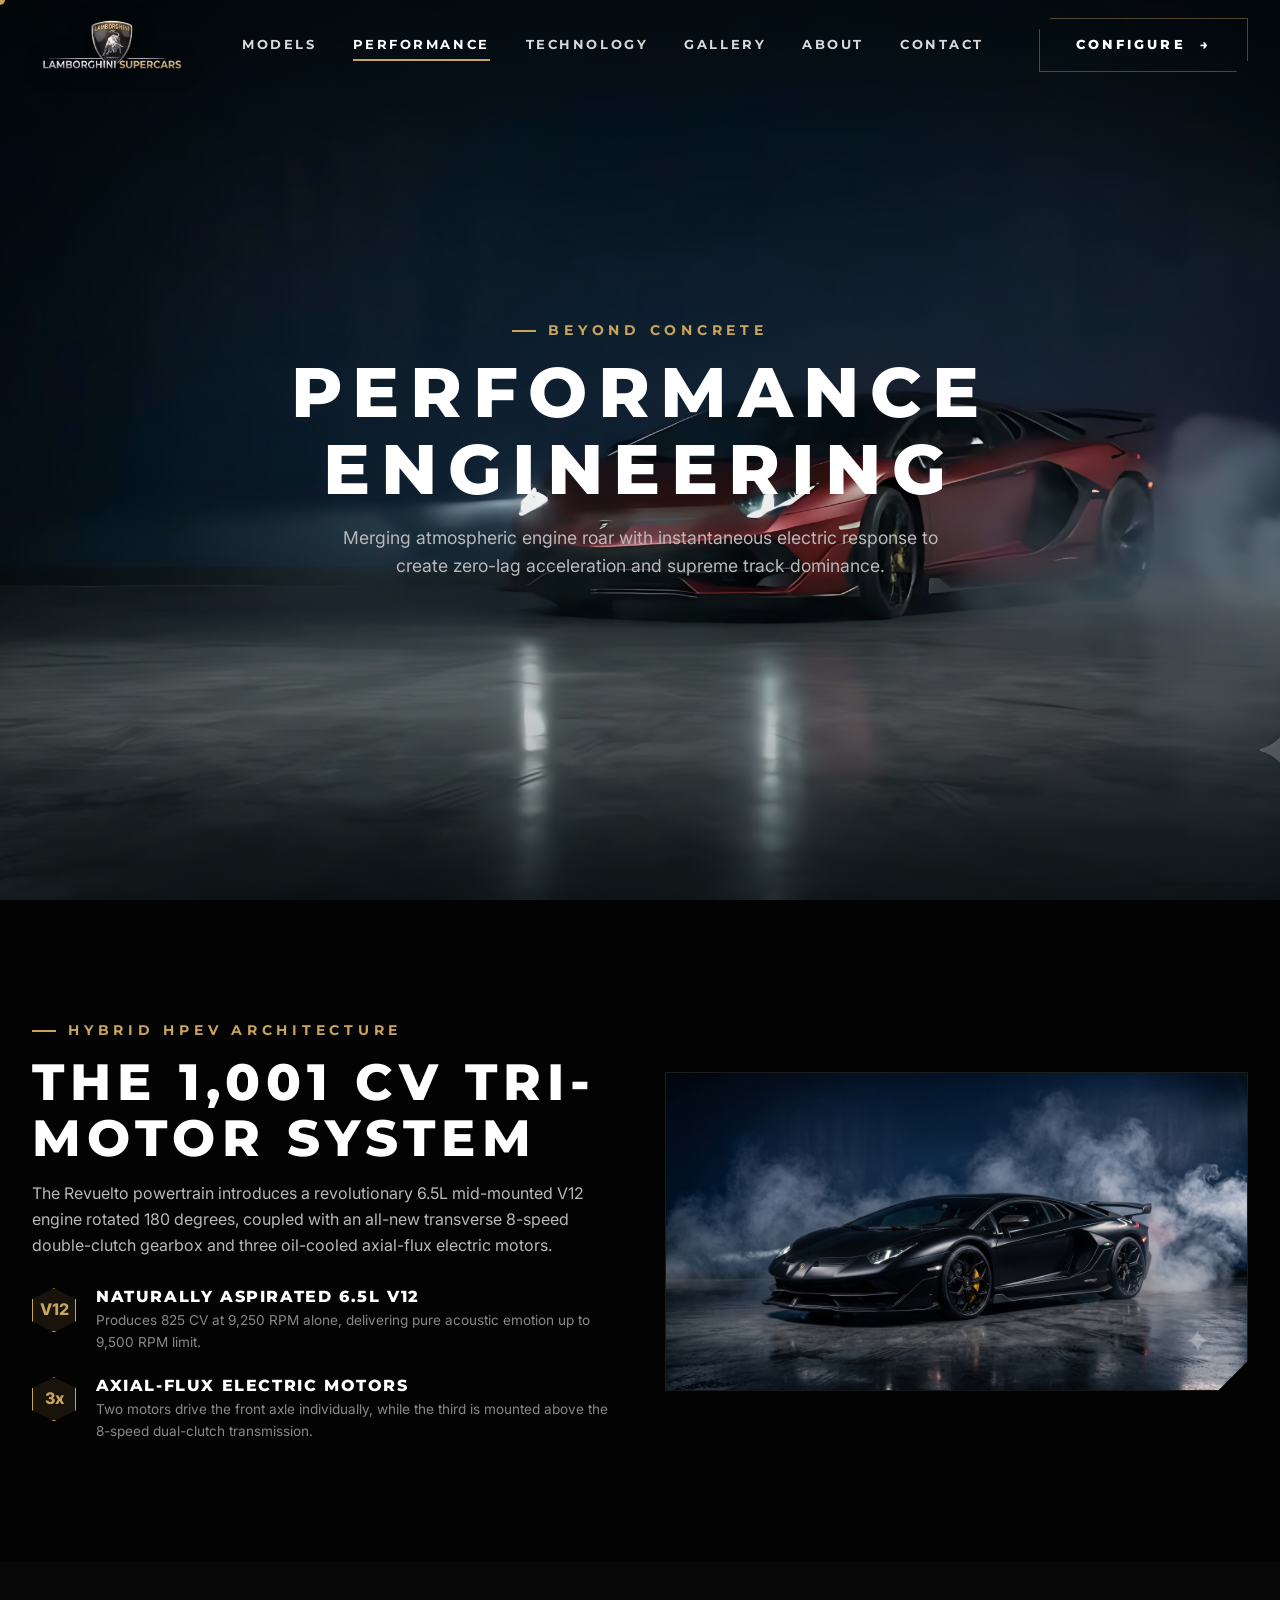
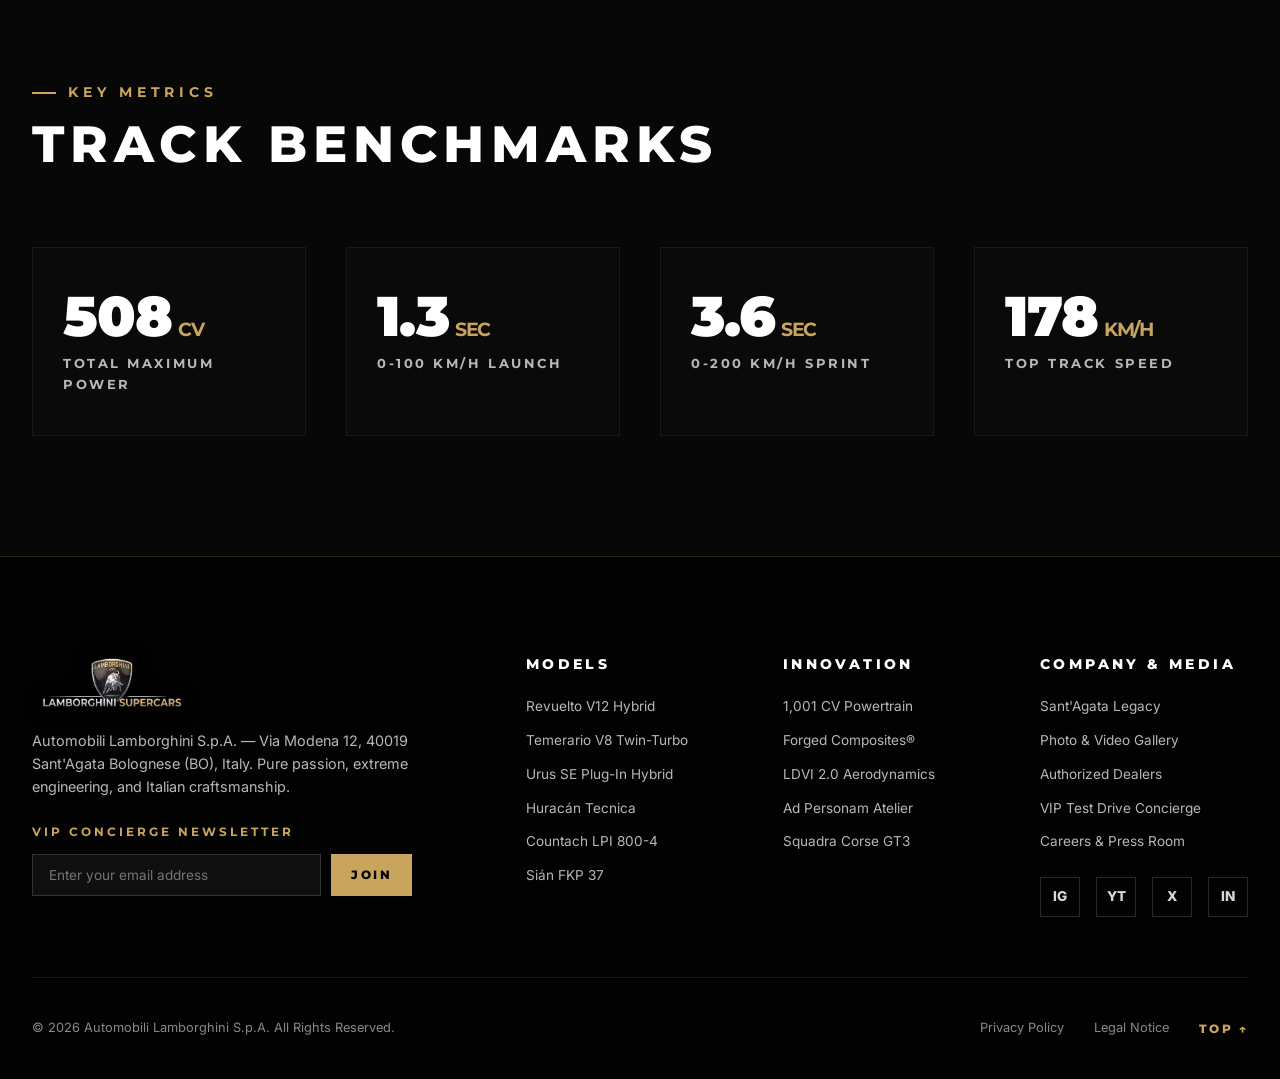
<file: performance.html>
<!DOCTYPE html>
<html lang="en">
<head>
  <meta charset="UTF-8">
  <meta name="viewport" content="width=device-width, initial-scale=1.0">
  <meta name="description" content="Lamborghini Performance Engineering: V12 HPEV Hybrid Architecture, Aerodynamics, and Dynamic Controls.">
  <title>Performance Engineering | Automobili Lamborghini</title>
  
  <link rel="preconnect" href="https://fonts.googleapis.com">
  <link rel="preconnect" href="https://fonts.gstatic.com" crossorigin>
  <link href="https://fonts.googleapis.com/css2?family=Cinzel:wght@700;900&family=Inter:wght@300;400;500;600;700&family=Montserrat:wght@600;700;800;900&display=swap" rel="stylesheet">
  
  <link rel="stylesheet" href="css/style.css">
  <link rel="stylesheet" href="css/responsive.css">
</head>
<body>

  <!-- Preloader -->
  <div id="preloader">
    <div class="preloader-content">
      <div class="preloader-logo">LAMBORGHINI <span>PERFORMANCE</span></div>
      <div class="preloader-progress-bar">
        <div class="preloader-progress-fill"></div>
      </div>
      <div class="preloader-counter">00%</div>
    </div>
  </div>

  <!-- Header -->
  <header class="header">
    <div class="header-container">
      <a href="index.html" class="brand-logo">
        <img src="logo.png" alt="Automobili Lamborghini Logo" class="brand-logo-img">
      </a>

      <nav class="nav-menu">
        <a href="models.html" class="nav-link">MODELS</a>
        <a href="performance.html" class="nav-link active">PERFORMANCE</a>
        <a href="technology.html" class="nav-link">TECHNOLOGY</a>
        <a href="gallery.html" class="nav-link">GALLERY</a>
        <a href="about.html" class="nav-link">ABOUT</a>
        <a href="contact.html" class="nav-link">CONTACT</a>
      </nav>

      <div class="header-cta">
        <a href="contact.html" class="btn-primary">
          CONFIGURE <span class="btn-arrow">&rarr;</span>
        </a>
        <div class="mobile-toggle" aria-label="Toggle Mobile Menu">
          <span></span>
          <span></span>
          <span></span>
        </div>
      </div>
    </div>
  </header>

  <!-- Mobile Menu -->
  <div class="mobile-nav-drawer">
    <div class="mobile-nav-links">
      <a href="index.html" class="mobile-nav-link">HOME</a>
      <a href="models.html" class="mobile-nav-link">MODELS</a>
      <a href="performance.html" class="mobile-nav-link">PERFORMANCE</a>
      <a href="technology.html" class="mobile-nav-link">TECHNOLOGY</a>
      <a href="gallery.html" class="mobile-nav-link">GALLERY</a>
      <a href="about.html" class="mobile-nav-link">ABOUT</a>
      <a href="contact.html" class="mobile-nav-link">CONTACT</a>
    </div>
  </div>

  <main>
    <!-- BANNER CANVAS SCRUB -->
    <div class="inner-hero-scroll-wrapper">
      <div class="inner-hero-sticky-container">
        <canvas id="inner-hero-canvas" class="inner-hero-canvas"></canvas>
        <div class="inner-hero-overlay"></div>
        <div class="inner-hero-content reveal reveal-scale">
          <div class="eyebrow" style="justify-content: center;">BEYOND CONCRETE</div>
          <h1 class="inner-hero-title">PERFORMANCE ENGINEERING</h1>
          <p class="inner-hero-subtitle">
            Merging atmospheric engine roar with instantaneous electric response to create zero-lag acceleration and supreme track dominance.
          </p>
        </div>
      </div>
    </div>

    <!-- Powertrain Section -->
    <section class="section-padding">
      <div class="container">
        <div class="feature-split">
          <div class="reveal reveal-left">
            <div class="eyebrow">HYBRID HPEV ARCHITECTURE</div>
            <h2 class="section-title">THE 1,001 CV TRI-MOTOR SYSTEM</h2>
            <p style="color: var(--metallic-400); margin-bottom: 20px;">
              The Revuelto powertrain introduces a revolutionary 6.5L mid-mounted V12 engine rotated 180 degrees, coupled with an all-new transverse 8-speed double-clutch gearbox and three oil-cooled axial-flux electric motors.
            </p>

            <div class="tech-list">
              <div class="tech-item">
                <div class="tech-icon">V12</div>
                <div>
                  <h3 class="tech-item-title">NATURALLY ASPIRATED 6.5L V12</h3>
                  <p style="font-size: 0.85rem; color: var(--metallic-500);">Produces 825 CV at 9,250 RPM alone, delivering pure acoustic emotion up to 9,500 RPM limit.</p>
                </div>
              </div>

              <div class="tech-item">
                <div class="tech-icon">3x</div>
                <div>
                  <h3 class="tech-item-title">AXIAL-FLUX ELECTRIC MOTORS</h3>
                  <p style="font-size: 0.85rem; color: var(--metallic-500);">Two motors drive the front axle individually, while the third is mounted above the 8-speed dual-clutch transmission.</p>
                </div>
              </div>
            </div>
          </div>

          <div class="feature-img-box reveal reveal-right">
            <img src="gallery-images/car-image.png" alt="Lamborghini Powertrain Engineering" loading="lazy">
          </div>
        </div>
      </div>
    </section>

    <!-- Stats Grid Section -->
    <section class="performance-section section-padding">
      <div class="container">
        <div class="section-header reveal">
          <div>
            <div class="eyebrow">KEY METRICS</div>
            <h2 class="section-title">TRACK BENCHMARKS</h2>
          </div>
        </div>

        <div class="stats-grid">
          <div class="stat-box reveal delay-1">
            <div class="stat-number" data-count="1001">1001<span class="stat-unit">CV</span></div>
            <div class="stat-label">TOTAL MAXIMUM POWER</div>
          </div>
          <div class="stat-box reveal delay-2">
            <div class="stat-number" data-count="2.5" data-decimals="1">2.5<span class="stat-unit">SEC</span></div>
            <div class="stat-label">0-100 KM/H LAUNCH</div>
          </div>
          <div class="stat-box reveal delay-3">
            <div class="stat-number" data-count="7.0" data-decimals="1">7.0<span class="stat-unit">SEC</span></div>
            <div class="stat-label">0-200 KM/H SPRINT</div>
          </div>
          <div class="stat-box reveal delay-4">
            <div class="stat-number" data-count="350">350<span class="stat-unit">KM/H</span></div>
            <div class="stat-label">TOP TRACK SPEED</div>
          </div>
        </div>
      </div>
    </section>
  </main>

  <!-- Premium Automotive Footer -->
  <footer class="footer">
    <div class="container">
      <div class="footer-top">
        <div class="footer-brand">
          <a href="index.html" class="brand-logo">
            <img src="logo.png" alt="Automobili Lamborghini Logo" class="brand-logo-img">
          </a>
          <p>Automobili Lamborghini S.p.A. — Via Modena 12, 40019 Sant'Agata Bolognese (BO), Italy. Pure passion, extreme engineering, and Italian craftsmanship.</p>

          <div class="footer-newsletter">
            <div class="footer-newsletter-title">VIP CONCIERGE NEWSLETTER</div>
            <form class="footer-newsletter-form" onsubmit="event.preventDefault(); alert('Thank you for subscribing to Automobili Lamborghini VIP Newsletter.');">
              <input type="email" placeholder="Enter your email address" required class="footer-newsletter-input">
              <button type="submit" class="footer-newsletter-btn">JOIN</button>
            </form>
          </div>
        </div>

        <div>
          <h4 class="footer-col-title">MODELS</h4>
          <div class="footer-links">
            <a href="models.html">Revuelto V12 Hybrid</a>
            <a href="models.html">Temerario V8 Twin-Turbo</a>
            <a href="models.html">Urus SE Plug-In Hybrid</a>
            <a href="models.html">Huracán Tecnica</a>
            <a href="models.html">Countach LPI 800-4</a>
            <a href="models.html">Sián FKP 37</a>
          </div>
        </div>

        <div>
          <h4 class="footer-col-title">INNOVATION</h4>
          <div class="footer-links">
            <a href="performance.html">1,001 CV Powertrain</a>
            <a href="technology.html">Forged Composites®</a>
            <a href="technology.html">LDVI 2.0 Aerodynamics</a>
            <a href="about.html">Ad Personam Atelier</a>
            <a href="about.html">Squadra Corse GT3</a>
          </div>
        </div>

        <div>
          <h4 class="footer-col-title">COMPANY & MEDIA</h4>
          <div class="footer-links">
            <a href="about.html">Sant'Agata Legacy</a>
            <a href="gallery.html">Photo & Video Gallery</a>
            <a href="contact.html">Authorized Dealers</a>
            <a href="contact.html">VIP Test Drive Concierge</a>
            <a href="contact.html">Careers & Press Room</a>
          </div>

          <div class="footer-socials">
            <a href="javascript:void(0)" class="social-icon-btn" title="Instagram">IG</a>
            <a href="javascript:void(0)" class="social-icon-btn" title="YouTube">YT</a>
            <a href="javascript:void(0)" class="social-icon-btn" title="X / Twitter">X</a>
            <a href="javascript:void(0)" class="social-icon-btn" title="LinkedIn">IN</a>
          </div>
        </div>
      </div>

      <div class="footer-bottom">
        <div>&copy; 2026 Automobili Lamborghini S.p.A. All Rights Reserved.</div>
        <div style="display: flex; align-items: center; gap: 30px;">
          <a href="contact.html" style="color: inherit;">Privacy Policy</a>
          <a href="contact.html" style="color: inherit;">Legal Notice</a>
          <div class="back-to-top-btn" onclick="window.scrollTo({top: 0, behavior: 'smooth'});">
            TOP &uarr;
          </div>
        </div>
      </div>
    </div>
  </footer>

  <script src="js/main.js"></script>
  <script src="js/animations.js"></script>
</body>
</html>
</file>
<file: css/style.css>
/* ==========================================================================
   PREMIUM LAMBORGHINI AUTOMOTIVE WEBSITE - CORE STYLESHEET
   Ultra-Luxury Dark Visual Identity | Gold Accents | Cinematic Motion
   ========================================================================== */

:root {
  /* Color System */
  --bg-dark-0: #030303;
  --bg-dark-1: #070707;
  --bg-dark-2: #0d0d0d;
  --bg-dark-3: #141414;
  --bg-dark-card: rgba(18, 18, 18, 0.75);
  
  --gold-primary: #C8A45D;
  --gold-light: #E5C378;
  --gold-dark: #987836;
  --gold-glow: rgba(200, 164, 93, 0.25);
  --gold-line: rgba(200, 164, 93, 0.4);

  --metallic-100: #FFFFFF;
  --metallic-200: #F1F1F1;
  --metallic-300: #D8D8D8;
  --metallic-400: #B8B8B8;
  --metallic-500: #888888;
  --metallic-600: #555555;
  --metallic-700: #2C2C2C;
  --metallic-800: #1A1A1A;

  /* Typography */
  --font-heading: 'Montserrat', -apple-system, BlinkMacSystemFont, "Segoe UI", Roboto, sans-serif;
  --font-body: 'Inter', -apple-system, BlinkMacSystemFont, "Segoe UI", Roboto, sans-serif;
  --font-display: 'Cinzel', 'Montserrat', serif;

  /* Transitions */
  --ease-out-expo: cubic-bezier(0.16, 1, 0.3, 1);
  --ease-in-out-cubic: cubic-bezier(0.65, 0, 0.35, 1);
  --transition-fast: 0.25s cubic-bezier(0.16, 1, 0.3, 1);
  --transition-medium: 0.5s cubic-bezier(0.16, 1, 0.3, 1);
  --transition-slow: 0.9s cubic-bezier(0.16, 1, 0.3, 1);

  /* Layout */
  --header-height: 90px;
  --container-max: 1440px;
  --container-padding: 0 40px;
}

/* ==========================================================================
   1. RESET & BASE STYLES
   ========================================================================== */
*, *::before, *::after {
  box-sizing: border-box;
  margin: 0;
  padding: 0;
}

html {
  font-size: 16px;
  scroll-behavior: smooth;
  background-color: var(--bg-dark-0);
  color: var(--metallic-200);
  font-family: var(--font-body);
  text-rendering: optimizeLegibility;
  -webkit-font-smoothing: antialiased;
  -moz-osx-font-smoothing: grayscale;
  overflow-x: hidden;
}

body {
  background-color: var(--bg-dark-0);
  color: var(--metallic-300);
  line-height: 1.6;
  overflow-x: hidden;
  position: relative;
  min-height: 100vh;
}

/* Custom Scrollbar */
::-webkit-scrollbar {
  width: 6px;
}
::-webkit-scrollbar-track {
  background: var(--bg-dark-1);
}
::-webkit-scrollbar-thumb {
  background: var(--metallic-700);
  border-radius: 3px;
}
::-webkit-scrollbar-thumb:hover {
  background: var(--gold-primary);
}

::selection {
  background: var(--gold-primary);
  color: var(--bg-dark-0);
}

a {
  color: inherit;
  text-decoration: none;
  transition: var(--transition-fast);
}

button {
  border: none;
  background: none;
  font-family: inherit;
  color: inherit;
  cursor: pointer;
  outline: none;
}

img {
  max-width: 100%;
  height: auto;
  display: block;
  user-select: none;
}

ul {
  list-style: none;
}

/* Container */
.container {
  width: 100%;
  max-width: var(--container-max);
  margin: 0 auto;
  padding: var(--container-padding);
}

/* Typography Utilities */
h1, h2, h3, h4, h5, h6 {
  font-family: var(--font-heading);
  color: var(--metallic-100);
  text-transform: uppercase;
  letter-spacing: 0.12em;
  font-weight: 800;
  line-height: 1.1;
}

.title-large {
  font-size: clamp(2.5rem, 6vw, 5.5rem);
  letter-spacing: 0.15em;
  font-weight: 900;
  background: linear-gradient(135deg, #FFFFFF 40%, var(--metallic-400) 100%);
  -webkit-background-clip: text;
  -webkit-text-fill-color: transparent;
}

.section-title {
  font-size: clamp(2rem, 4vw, 3.5rem);
  letter-spacing: 0.12em;
  position: relative;
  display: inline-block;
  margin-bottom: 15px;
}

.eyebrow {
  font-family: var(--font-heading);
  font-size: 0.85rem;
  font-weight: 700;
  letter-spacing: 0.35em;
  text-transform: uppercase;
  color: var(--gold-primary);
  display: flex;
  align-items: center;
  gap: 12px;
  margin-bottom: 12px;
}

.eyebrow::before {
  content: '';
  width: 24px;
  height: 2px;
  background: var(--gold-primary);
}

.text-gold {
  color: var(--gold-primary);
}

.text-gradient {
  background: linear-gradient(135deg, var(--metallic-100), var(--gold-primary));
  -webkit-background-clip: text;
  -webkit-text-fill-color: transparent;
}

/* ==========================================================================
   2. CUSTOM CURSOR
   ========================================================================== */
.custom-cursor {
  position: fixed;
  top: 0;
  left: 0;
  width: 10px;
  height: 10px;
  background-color: var(--gold-primary);
  border-radius: 50%;
  pointer-events: none;
  z-index: 99999;
  transform: translate(-50%, -50%);
  transition: width 0.3s var(--ease-out-expo), height 0.3s var(--ease-out-expo), background-color 0.3s ease, border-color 0.3s ease;
  mix-blend-mode: difference;
}

.custom-cursor-follower {
  position: fixed;
  top: 0;
  left: 0;
  width: 40px;
  height: 40px;
  border: 1px solid rgba(200, 164, 93, 0.5);
  border-radius: 50%;
  pointer-events: none;
  z-index: 99998;
  transform: translate(-50%, -50%);
  transition: transform 0.15s ease-out, width 0.3s var(--ease-out-expo), height 0.3s var(--ease-out-expo), border-color 0.3s ease;
}

/* Hover States for Cursor */
body.cursor-hover .custom-cursor {
  width: 16px;
  height: 16px;
  background-color: var(--metallic-100);
}

body.cursor-hover .custom-cursor-follower {
  width: 60px;
  height: 60px;
  border-color: var(--gold-light);
  background: rgba(200, 164, 93, 0.08);
}

body.cursor-view .custom-cursor-follower {
  width: 80px;
  height: 80px;
  background: var(--gold-primary);
  border-color: var(--gold-light);
  display: flex;
  align-items: center;
  justify-content: center;
}

body.cursor-view .custom-cursor-follower::after {
  content: 'VIEW';
  font-family: var(--font-heading);
  font-size: 0.65rem;
  font-weight: 800;
  letter-spacing: 0.2em;
  color: var(--bg-dark-0);
}

/* ==========================================================================
   3. PRELOADER
   ========================================================================== */
#preloader {
  position: fixed;
  inset: 0;
  background: var(--bg-dark-0);
  z-index: 100000;
  display: flex;
  flex-direction: column;
  align-items: center;
  justify-content: center;
  transition: opacity 0.8s var(--ease-out-expo), visibility 0.8s var(--ease-out-expo);
}

#preloader.hidden {
  opacity: 0;
  visibility: hidden;
}

.preloader-content {
  text-align: center;
  position: relative;
}

.preloader-logo {
  font-family: var(--font-heading);
  font-size: 2.2rem;
  font-weight: 900;
  letter-spacing: 0.4em;
  color: var(--metallic-100);
  margin-bottom: 20px;
  position: relative;
  overflow: hidden;
}

.preloader-logo span {
  color: var(--gold-primary);
}

.preloader-progress-bar {
  width: 240px;
  height: 2px;
  background: rgba(255, 255, 255, 0.1);
  position: relative;
  margin: 0 auto 15px;
  overflow: hidden;
}

.preloader-progress-fill {
  position: absolute;
  top: 0;
  left: 0;
  height: 100%;
  width: 0%;
  background: linear-gradient(90deg, var(--gold-dark), var(--gold-primary), var(--gold-light));
  transition: width 0.1s linear;
}

.preloader-counter {
  font-family: var(--font-heading);
  font-size: 0.85rem;
  letter-spacing: 0.2em;
  color: var(--gold-primary);
  font-weight: 700;
}

/* ==========================================================================
   4. PAGE OVERLAY & TRANSITIONS
   ========================================================================== */
.page-transition-overlay {
  position: fixed;
  inset: 0;
  background: var(--bg-dark-0);
  z-index: 99990;
  pointer-events: none;
  opacity: 0;
  transform: scaleY(0);
  transform-origin: top center;
  transition: transform 0.5s var(--ease-in-out-cubic), opacity 0.3s ease;
}

.page-transition-overlay.active {
  opacity: 1;
  transform: scaleY(1);
  pointer-events: all;
}

/* ==========================================================================
   5. HEADER & NAVIGATION
   ========================================================================== */
.header {
  position: fixed;
  top: 0;
  left: 0;
  width: 100%;
  height: var(--header-height);
  z-index: 1000;
  display: flex;
  align-items: center;
  transition: background-color 0.4s ease, backdrop-filter 0.4s ease, border-bottom 0.4s ease;
  background: transparent;
}

.header.scrolled {
  background: rgba(5, 5, 5, 0.85);
  backdrop-filter: blur(16px);
  -webkit-backdrop-filter: blur(16px);
  border-bottom: 1px solid rgba(200, 164, 93, 0.15);
}

.header-container {
  display: flex;
  align-items: center;
  justify-content: space-between;
  width: 100%;
  max-width: var(--container-max);
  margin: 0 auto;
  padding: var(--container-padding);
}

.brand-logo {
  display: flex;
  align-items: center;
  gap: 12px;
  text-decoration: none;
  transition: transform 0.3s ease, opacity 0.3s ease;
}

.brand-logo:hover {
  transform: scale(1.03);
  opacity: 0.95;
}

.brand-logo-img {
  height: 52px;
  width: auto;
  object-fit: contain;
  display: block;
  filter: drop-shadow(0 2px 10px rgba(0, 0, 0, 0.7));
}

.nav-menu {
  display: flex;
  align-items: center;
  gap: 36px;
}

.nav-link {
  font-family: var(--font-heading);
  font-size: 0.8rem;
  font-weight: 700;
  letter-spacing: 0.2em;
  text-transform: uppercase;
  color: var(--metallic-300);
  position: relative;
  padding: 6px 0;
}

.nav-link::after {
  content: '';
  position: absolute;
  bottom: 0;
  left: 0;
  width: 0%;
  height: 2px;
  background: var(--gold-primary);
  transition: width 0.3s var(--ease-out-expo);
}

.nav-link:hover,
.nav-link.active {
  color: var(--metallic-100);
}

.nav-link:hover::after,
.nav-link.active::after {
  width: 100%;
}

.header-cta {
  display: flex;
  align-items: center;
  gap: 20px;
}

/* Mobile Toggle */
.mobile-toggle {
  display: none;
  flex-direction: column;
  justify-content: space-between;
  width: 30px;
  height: 20px;
  cursor: pointer;
  z-index: 1002;
}

.mobile-toggle span {
  width: 100%;
  height: 2px;
  background-color: var(--metallic-100);
  transition: transform 0.3s ease, opacity 0.3s ease, background-color 0.3s ease;
}

.mobile-toggle.active span:nth-child(1) {
  transform: translateY(9px) rotate(45deg);
  background-color: var(--gold-primary);
}
.mobile-toggle.active span:nth-child(2) {
  opacity: 0;
}
.mobile-toggle.active span:nth-child(3) {
  transform: translateY(-9px) rotate(-45deg);
  background-color: var(--gold-primary);
}

/* Mobile Nav Drawer */
.mobile-nav-drawer {
  position: fixed;
  inset: 0;
  background: var(--bg-dark-0);
  z-index: 1001;
  display: flex;
  flex-direction: column;
  justify-content: center;
  align-items: center;
  opacity: 0;
  visibility: hidden;
  transition: opacity 0.4s ease, visibility 0.4s ease;
}

.mobile-nav-drawer.active {
  opacity: 1;
  visibility: visible;
}

.mobile-nav-links {
  display: flex;
  flex-direction: column;
  align-items: center;
  gap: 24px;
}

.mobile-nav-link {
  font-family: var(--font-heading);
  font-size: 1.5rem;
  font-weight: 800;
  letter-spacing: 0.2em;
  color: var(--metallic-100);
  transition: color 0.3s ease;
}

.mobile-nav-link:hover {
  color: var(--gold-primary);
}

/* ==========================================================================
   6. BUTTONS & INTERACTION COMPONENTS
   ========================================================================== */
.btn-primary {
  display: inline-flex;
  align-items: center;
  gap: 14px;
  padding: 16px 36px;
  background: transparent;
  color: var(--metallic-100);
  font-family: var(--font-heading);
  font-size: 0.8rem;
  font-weight: 800;
  letter-spacing: 0.25em;
  text-transform: uppercase;
  position: relative;
  overflow: hidden;
  border: 1px solid rgba(200, 164, 93, 0.4);
  clip-path: polygon(12px 0, 100% 0, 100% calc(100% - 12px), calc(100% - 12px) 100%, 0 100%, 0 12px);
  transition: color 0.4s var(--ease-out-expo), border-color 0.4s ease, transform 0.3s ease;
}

.btn-primary::before {
  content: '';
  position: absolute;
  inset: 0;
  background: linear-gradient(135deg, var(--gold-primary), var(--gold-dark));
  transform: translateX(-101%);
  transition: transform 0.4s var(--ease-out-expo);
  z-index: -1;
}

.btn-primary:hover {
  color: var(--bg-dark-0);
  border-color: var(--gold-primary);
  transform: translateY(-2px);
  box-shadow: 0 10px 30px var(--gold-glow);
}

.btn-primary:hover::before {
  transform: translateX(0);
}

.btn-primary .btn-arrow {
  transition: transform 0.3s var(--ease-out-expo);
}

.btn-primary:hover .btn-arrow {
  transform: translateX(6px);
}

.btn-secondary {
  display: inline-flex;
  align-items: center;
  gap: 12px;
  padding: 16px 32px;
  background: rgba(255, 255, 255, 0.04);
  color: var(--metallic-100);
  font-family: var(--font-heading);
  font-size: 0.8rem;
  font-weight: 700;
  letter-spacing: 0.2em;
  text-transform: uppercase;
  border: 1px solid rgba(255, 255, 255, 0.15);
  backdrop-filter: blur(10px);
  transition: all 0.3s var(--ease-out-expo);
}

.btn-secondary:hover {
  background: rgba(255, 255, 255, 0.1);
  border-color: var(--metallic-100);
  color: var(--metallic-100);
}

/* ==========================================================================
   7. HOME HERO SECTION (SCROLL-CONTROLLED ANIMATION CONTAINER)
   ========================================================================== */
.hero-scroll-wrapper {
  position: relative;
  width: 100%;
  height: 100vh;
  min-height: 100vh;
  overflow: hidden;
  background: var(--bg-dark-0);
}

.hero-sticky-container {
  position: relative;
  width: 100%;
  height: 100%;
  min-height: 100vh;
  overflow: hidden;
  background: var(--bg-dark-0);
}

.hero-canvas {
  position: absolute;
  inset: 0;
  width: 100%;
  height: 100%;
  object-fit: cover;
  z-index: 1;
  transition: filter 0.5s ease;
}

.hero-overlay {
    position: absolute;
    inset: 0;
    pointer-events: none;
}

/* Hero Content Layer */
.hero-content-layer {
  position: relative;
  z-index: 10;
  width: 100%;
  height: 100%;
  display: flex;
  flex-direction: column;
  justify-content: space-between;
  padding: calc(var(--header-height) + 40px) 60px 60px;
  pointer-events: none;
}

.hero-content-layer * {
  pointer-events: auto;
}

/* Dynamic Hero Scenes */
.hero-scene {
  position: absolute;
  top: 50%;
  left: 60px;
  transform: translateY(-50%);
  max-width: 650px;
  opacity: 0;
  visibility: hidden;
  transition: opacity 0.6s var(--ease-out-expo), transform 0.6s var(--ease-out-expo), filter 0.6s ease;
  filter: blur(10px);
}

.hero-scene.active {
  opacity: 1;
  visibility: visible;
  transform: translateY(-50%);
  filter: blur(0px);
}

.hero-scene-eyebrow {
  font-family: var(--font-heading);
  font-size: 0.9rem;
  font-weight: 700;
  letter-spacing: 0.4em;
  color: var(--gold-primary);
  margin-bottom: 12px;
  text-transform: uppercase;
}

.hero-scene-title {
  font-family: var(--font-heading);
  font-size: clamp(3rem, 7vw, 6rem);
  font-weight: 900;
  letter-spacing: 0.1em;
  line-height: 0.95;
  color: var(--metallic-100);
  margin-bottom: 20px;
  text-shadow: 0 10px 40px rgba(0,0,0,0.8);
}

.hero-scene-desc {
  font-size: 1.05rem;
  color: var(--metallic-300);
  margin-bottom: 30px;
  line-height: 1.6;
  max-width: 480px;
}

.hero-scene-badge {
  display: inline-flex;
  align-items: center;
  gap: 16px;
  padding: 10px 20px;
  background: rgba(13, 13, 13, 0.7);
  border: 1px solid rgba(200, 164, 93, 0.3);
  backdrop-filter: blur(10px);
  margin-bottom: 24px;
  font-family: var(--font-heading);
  font-size: 0.85rem;
  letter-spacing: 0.2em;
  color: var(--gold-light);
  font-weight: 700;
}

/* Scene Counter & Progress Controls */
.hero-controls {
  position: absolute;
  bottom: 60px;
  right: 60px;
  display: flex;
  align-items: flex-end;
  gap: 40px;
  z-index: 20;
}

.hero-counter {
  font-family: var(--font-heading);
  font-size: 1.8rem;
  font-weight: 900;
  letter-spacing: 0.15em;
  color: var(--metallic-100);
  display: flex;
  align-items: baseline;
  gap: 8px;
}

.hero-counter .current-num {
  color: var(--gold-primary);
}
.hero-counter .total-num {
  font-size: 1rem;
  color: var(--metallic-500);
}

.hero-progress-line {
  width: 180px;
  height: 2px;
  background: rgba(255, 255, 255, 0.15);
  position: relative;
  overflow: hidden;
}

.hero-progress-fill {
  position: absolute;
  top: 0;
  left: 0;
  height: 100%;
  width: 0%;
  background: var(--gold-primary);
  transition: width 0.1s linear;
}

/* Scroll Down Prompt Indicator */
.hero-scroll-indicator {
  position: absolute;
  bottom: 60px;
  left: 50%;
  transform: translateX(-50%);
  display: flex;
  flex-direction: column;
  align-items: center;
  gap: 10px;
  opacity: 0.7;
  transition: opacity 0.3s ease;
}

.hero-scroll-indicator:hover {
  opacity: 1;
}

.scroll-text {
  font-family: var(--font-heading);
  font-size: 0.65rem;
  font-weight: 700;
  letter-spacing: 0.3em;
  text-transform: uppercase;
  color: var(--metallic-400);
}

.scroll-mouse {
  width: 20px;
  height: 32px;
  border: 2px solid rgba(255, 255, 255, 0.3);
  border-radius: 10px;
  position: relative;
}

.scroll-wheel {
  width: 3px;
  height: 6px;
  background: var(--gold-primary);
  border-radius: 2px;
  position: absolute;
  top: 6px;
  left: 50%;
  transform: translateX(-50%);
  animation: scrollWheel 2s infinite ease-in-out;
}

@keyframes scrollWheel {
  0% { transform: translate(-50%, 0); opacity: 1; }
  80% { transform: translate(-50%, 14px); opacity: 0; }
  100% { transform: translate(-50%, 0); opacity: 0; }
}

/* ==========================================================================
   8. FEATURED MODELS SECTION
   ========================================================================== */
.section-padding {
  padding: 120px 0;
}

.section-header {
  margin-bottom: 60px;
  display: flex;
  justify-content: space-between;
  align-items: flex-end;
  flex-wrap: wrap;
  gap: 20px;
}

.models-grid {
  display: grid;
  grid-template-columns: repeat(auto-fit, minmax(340px, 1fr));
  gap: 30px;
}

.model-card {
  position: relative;
  background: var(--bg-dark-card);
  border: 1px solid rgba(255, 255, 255, 0.08);
  overflow: hidden;
  transition: transform 0.5s var(--ease-out-expo), border-color 0.4s ease, box-shadow 0.4s ease;
}

.model-card:hover {
  transform: translateY(-10px);
  border-color: #C8A45D !important;
  box-shadow: 0 15px 35px rgba(0, 0, 0, 0.85), 0 0 25px rgba(200, 164, 93, 0.45), 0 0 12px #C8A45D !important;
}

.model-card-img-wrapper {
  position: relative;
  width: 100%;
  aspect-ratio: 16 / 10;
  overflow: hidden;
}

.model-card-img {
  width: 100%;
  height: 100%;
  object-fit: cover;
  transition: transform 0.8s var(--ease-out-expo), filter 0.8s ease;
}

.model-card:hover .model-card-img {
  transform: scale(1.08);
}

.model-card-overlay {
  position: absolute;
  inset: 0;
  background: linear-gradient(180deg, rgba(0,0,0,0) 40%, rgba(7,7,7,0.95) 100%);
}

.model-card-body {
  padding: 30px;
  position: relative;
  z-index: 2;
}

.model-tag {
  font-family: var(--font-heading);
  font-size: 0.7rem;
  font-weight: 700;
  letter-spacing: 0.25em;
  color: var(--gold-primary);
  text-transform: uppercase;
  margin-bottom: 8px;
}

.model-title {
  font-size: 1.8rem;
  margin-bottom: 12px;
  letter-spacing: 0.1em;
}

.model-specs {
  display: flex;
  gap: 20px;
  margin: 20px 0;
  padding-top: 15px;
  border-top: 1px solid rgba(255, 255, 255, 0.08);
}

.spec-item {
  display: flex;
  flex-direction: column;
}

.spec-value {
  font-family: var(--font-heading);
  font-size: 1.1rem;
  font-weight: 800;
  color: var(--metallic-100);
}

.spec-label {
  font-size: 0.7rem;
  color: var(--metallic-500);
  text-transform: uppercase;
  letter-spacing: 0.1em;
}

.model-card-footer {
  display: flex;
  align-items: center;
  justify-content: space-between;
  margin-top: 10px;
}

.link-arrow {
  display: inline-flex;
  align-items: center;
  gap: 8px;
  font-family: var(--font-heading);
  font-size: 0.75rem;
  font-weight: 800;
  letter-spacing: 0.2em;
  color: var(--metallic-100);
  text-transform: uppercase;
}

.link-arrow span {
  transition: transform 0.3s ease;
}

.model-card:hover .link-arrow span {
  transform: translateX(6px);
  color: var(--gold-primary);
}

/* ==========================================================================
   8.5 DRIVE STYLE VIDEO SECTION
   ========================================================================== */
.drive-style-section {
  position: relative;
  background: var(--bg-dark-0);
  overflow: hidden;
  border-top: 1px solid rgba(255, 255, 255, 0.05);
  border-bottom: 1px solid rgba(255, 255, 255, 0.05);
}

.section-title.small-title {
  font-size: 2.2rem;
  letter-spacing: 2px;
  font-weight: 800;
  text-transform: uppercase;
  background: linear-gradient(135deg, #ffffff 0%, var(--metallic-300) 50%, var(--gold-primary) 100%);
  -webkit-background-clip: text;
  -webkit-text-fill-color: transparent;
}

.drive-video-wrapper {
  margin-top: 40px;
  position: relative;
  width: 100%;
}

.drive-video-card {
  position: relative;
  width: 100%;
  border-radius: 16px;
  overflow: hidden;
  box-shadow: 0 20px 50px rgba(0, 0, 0, 0.8), 0 0 30px rgba(200, 164, 93, 0.15);
  border: 1px solid rgba(200, 164, 93, 0.35);
  background: #000;
  transition: transform 0.5s var(--ease-out-expo), box-shadow 0.5s var(--ease-out-expo), border-color 0.5s ease;
}

.drive-video-card:hover {
  box-shadow: 0 25px 60px rgba(0, 0, 0, 0.9), 0 0 50px rgba(200, 164, 93, 0.3);
  border-color: rgba(200, 164, 93, 0.7);
}

.drive-video {
  width: 100%;
  max-height: 650px;
  object-fit: cover;
  display: block;
}

.video-overlay-gradient {
  position: absolute;
  top: 0;
  left: 0;
  right: 0;
  bottom: 0;
  pointer-events: none;
  background: linear-gradient(180deg, rgba(0, 0, 0, 0.35) 0%, rgba(0, 0, 0, 0) 40%, rgba(0, 0, 0, 0.75) 100%);
}

.video-controls-bar {
  position: absolute;
  bottom: 24px;
  left: 24px;
  right: 24px;
  display: flex;
  justify-content: space-between;
  align-items: center;
  z-index: 10;
  pointer-events: auto;
}

.video-badge {
  display: inline-flex;
  align-items: center;
  gap: 10px;
  padding: 8px 18px;
  background: rgba(10, 10, 10, 0.75);
  backdrop-filter: blur(12px);
  -webkit-backdrop-filter: blur(12px);
  border: 1px solid rgba(255, 255, 255, 0.15);
  border-radius: 30px;
  font-family: var(--font-heading);
  font-size: 0.75rem;
  font-weight: 700;
  letter-spacing: 1.5px;
  color: var(--metallic-100);
}

.pulse-dot {
  width: 8px;
  height: 8px;
  background-color: var(--gold-primary);
  border-radius: 50%;
  box-shadow: 0 0 10px var(--gold-primary);
  animation: pulse-glow 2s infinite;
}

@keyframes pulse-glow {
  0% { transform: scale(0.95); box-shadow: 0 0 0 0 rgba(200, 164, 93, 0.7); }
  70% { transform: scale(1.15); box-shadow: 0 0 0 8px rgba(200, 164, 93, 0); }
  100% { transform: scale(0.95); box-shadow: 0 0 0 0 rgba(200, 164, 93, 0); }
}

.video-sound-btn {
  display: inline-flex;
  align-items: center;
  gap: 8px;
  padding: 10px 22px;
  background: rgba(200, 164, 93, 0.95);
  color: #070707;
  border: none;
  border-radius: 30px;
  font-family: var(--font-heading);
  font-size: 0.75rem;
  font-weight: 800;
  letter-spacing: 1px;
  cursor: pointer;
  transition: all 0.3s ease;
  box-shadow: 0 4px 15px rgba(200, 164, 93, 0.4);
}

.video-sound-btn:hover {
  background: #ffffff;
  color: #000;
  transform: translateY(-2px);
  box-shadow: 0 6px 22px rgba(200, 164, 93, 0.6);
}

@media (max-width: 768px) {
  .section-title.small-title {
    font-size: 1.6rem;
  }
  .video-controls-bar {
    flex-direction: column;
    align-items: flex-start;
    gap: 12px;
    bottom: 16px;
    left: 16px;
    right: 16px;
  }
}

/* ==========================================================================
   9. PERFORMANCE SECTION (STATS & POWER)
   ========================================================================== */
.performance-section {
  position: relative;
  background: var(--bg-dark-1);
  overflow: hidden;
}

.performance-bg-glow {
  position: absolute;
  top: 50%;
  left: 50%;
  transform: translate(-50%, -50%);
  width: 600px;
  height: 600px;
  background: radial-gradient(circle, var(--gold-glow) 0%, transparent 70%);
  pointer-events: none;
}

.stats-grid {
  display: grid;
  grid-template-columns: repeat(auto-fit, minmax(240px, 1fr));
  gap: 40px;
  margin-top: 60px;
}

.stat-box {
  background: rgba(13, 13, 13, 0.6);
  border: 1px solid rgba(255, 255, 255, 0.06);
  padding: 40px 30px;
  position: relative;
  overflow: hidden;
  transition: border-color 0.3s ease;
}

.stat-box::before {
  content: '';
  position: absolute;
  top: 0;
  left: 0;
  width: 3px;
  height: 100%;
  background: var(--gold-primary);
  transform: scaleY(0);
  transition: transform 0.4s var(--ease-out-expo);
}

.stat-box:hover::before {
  transform: scaleY(1);
}

.stat-box:hover {
  border-color: #C8A45D !important;
  box-shadow: 0 15px 35px rgba(0, 0, 0, 0.85), 0 0 25px rgba(200, 164, 93, 0.45), 0 0 12px #C8A45D !important;
}

.stat-number {
  font-family: var(--font-heading);
  font-size: 3.5rem;
  font-weight: 900;
  color: var(--metallic-100);
  letter-spacing: -0.02em;
  line-height: 1;
  margin-bottom: 10px;
  display: flex;
  align-items: baseline;
}

.stat-unit {
  font-size: 1.2rem;
  color: var(--gold-primary);
  margin-left: 6px;
  font-weight: 700;
}

.stat-label {
  font-family: var(--font-heading);
  font-size: 0.8rem;
  font-weight: 700;
  letter-spacing: 0.2em;
  color: var(--metallic-400);
  text-transform: uppercase;
}

/* ==========================================================================
   10. TECHNOLOGY & INTERIOR SHOWCASE
   ========================================================================== */
.feature-split {
  display: grid;
  grid-template-columns: 1fr 1fr;
  gap: 80px;
  align-items: center;
}

.feature-split.reverse {
  direction: rtl;
}

.feature-split.reverse > * {
  direction: ltr;
}

.feature-img-box {
  position: relative;
  overflow: hidden;
  border: 1px solid rgba(255, 255, 255, 0.1);
  clip-path: polygon(0 0, 100% 0, 100% calc(100% - 30px), calc(100% - 30px) 100%, 0 100%);
  transition: border-color 0.4s ease, box-shadow 0.4s ease, transform 0.4s ease;
}

.feature-img-box:hover {
  border-color: #C8A45D !important;
  box-shadow: 0 15px 35px rgba(0, 0, 0, 0.85), 0 0 25px rgba(200, 164, 93, 0.45), 0 0 12px #C8A45D !important;
}

.feature-img-box img {
  width: 100%;
  height: 100%;
  object-fit: cover;
  transition: transform 0.9s var(--ease-out-expo);
}

.feature-img-box:hover img {
  transform: scale(1.06);
}

.tech-list {
  display: flex;
  flex-direction: column;
  gap: 24px;
  margin-top: 30px;
}

.tech-item {
  display: flex;
  gap: 20px;
}

.tech-icon {
  width: 44px;
  height: 44px;
  min-width: 44px;
  background: rgba(200, 164, 93, 0.1);
  border: 1px solid var(--gold-primary);
  display: flex;
  align-items: center;
  justify-content: center;
  color: var(--gold-primary);
  font-weight: 800;
  clip-path: polygon(50% 0%, 100% 25%, 100% 75%, 50% 100%, 0% 75%, 0% 25%);
}

.tech-item-title {
  font-family: var(--font-heading);
  font-size: 1rem;
  color: var(--metallic-100);
  letter-spacing: 0.1em;
  margin-bottom: 4px;
}

/* ==========================================================================
   11. FULL-WIDTH SHOWCASE
   ========================================================================== */
.fullwidth-showcase {
  position: relative;
  width: 100%;
  height: 80vh;
  min-height: 500px;
  overflow: hidden;
  display: flex;
  align-items: center;
  justify-content: center;
}

.fullwidth-showcase-bg {
  position: absolute;
  inset: 0;
  width: 100%;
  height: 100%;
  object-fit: cover;
  filter: brightness(0.65);
}

.fullwidth-showcase-content {
  position: relative;
  z-index: 5;
  text-align: center;
  max-width: 800px;
  padding: 0 20px;
}

/* ==========================================================================
   12. GALLERY PREVIEW & MASONRY GRID
   ========================================================================== */
.gallery-grid {
  display: grid;
  grid-template-columns: repeat(12, 1fr);
  gap: 24px;
}

.gallery-card {
  position: relative;
  overflow: hidden;
  background: var(--bg-dark-2);
  border: 1px solid rgba(255, 255, 255, 0.08);
  cursor: pointer;
  transition: transform 0.5s var(--ease-out-expo), border-color 0.4s ease, box-shadow 0.4s ease;
}

.gallery-card:hover {
  border-color: #C8A45D !important;
  box-shadow: 0 15px 35px rgba(0, 0, 0, 0.85), 0 0 25px rgba(200, 164, 93, 0.45), 0 0 12px #C8A45D !important;
}

.gallery-card.col-4 { grid-column: span 4; aspect-ratio: 4/3; }
.gallery-card.col-6 { grid-column: span 6; aspect-ratio: 16/10; }
.gallery-card.col-8 { grid-column: span 8; aspect-ratio: 16/9; }
.gallery-card.col-12 { grid-column: span 12; aspect-ratio: 21/9; }

.gallery-card-img {
  width: 100%;
  height: 100%;
  object-fit: cover;
  transition: transform 0.8s var(--ease-out-expo), filter 0.8s ease;
}

.gallery-card-overlay {
  position: absolute;
  inset: 0;
  background: linear-gradient(180deg, rgba(0,0,0,0) 40%, rgba(5,5,5,0.9) 100%);
  opacity: 0;
  transition: opacity 0.4s ease;
  display: flex;
  flex-direction: column;
  justify-content: flex-end;
  padding: 30px;
}

.gallery-card:hover .gallery-card-img {
  transform: scale(1.08);
}

.gallery-card:hover .gallery-card-overlay {
  opacity: 1;
}

.gallery-card-title {
  font-family: var(--font-heading);
  font-size: 1.2rem;
  letter-spacing: 0.15em;
  color: var(--metallic-100);
}

.gallery-card-category {
  font-family: var(--font-heading);
  font-size: 0.75rem;
  letter-spacing: 0.25em;
  color: var(--gold-primary);
  text-transform: uppercase;
}

/* Lightbox Modal */
.lightbox-modal {
  position: fixed;
  inset: 0;
  background: rgba(3, 3, 3, 0.95);
  backdrop-filter: blur(20px);
  z-index: 10000;
  display: flex;
  align-items: center;
  justify-content: center;
  opacity: 0;
  visibility: hidden;
  transition: opacity 0.4s ease, visibility 0.4s ease;
}

.lightbox-modal.active {
  opacity: 1;
  visibility: visible;
}

.lightbox-content {
  position: relative;
  max-width: 90vw;
  max-height: 85vh;
  display: flex;
  flex-direction: column;
  align-items: center;
}

.lightbox-img {
  max-width: 100%;
  max-height: 75vh;
  object-fit: contain;
  border: 1px solid rgba(200, 164, 93, 0.3);
  box-shadow: 0 20px 60px rgba(0, 0, 0, 0.9);
}

.lightbox-caption {
  margin-top: 20px;
  text-align: center;
  font-family: var(--font-heading);
  color: var(--metallic-100);
  letter-spacing: 0.15em;
}

.lightbox-btn {
  position: absolute;
  top: 50%;
  transform: translateY(-50%);
  width: 50px;
  height: 50px;
  background: rgba(255, 255, 255, 0.1);
  border: 1px solid rgba(255, 255, 255, 0.2);
  color: var(--metallic-100);
  display: flex;
  align-items: center;
  justify-content: center;
  font-size: 1.5rem;
  cursor: pointer;
  transition: background 0.3s ease, border-color 0.3s ease;
}

.lightbox-btn:hover {
  background: var(--gold-primary);
  color: var(--bg-dark-0);
  border-color: var(--gold-primary);
}

.lightbox-prev { left: -70px; }
.lightbox-next { right: -70px; }

.lightbox-close {
  position: absolute;
  top: 30px;
  right: 40px;
  font-size: 2rem;
  color: var(--metallic-100);
  cursor: pointer;
  transition: color 0.3s ease;
}

.lightbox-close:hover {
  color: var(--gold-primary);
}

/* Filter buttons for Gallery Page */
.gallery-filters {
  display: flex;
  justify-content: center;
  gap: 16px;
  flex-wrap: wrap;
  margin-bottom: 50px;
}

.filter-btn {
  padding: 12px 24px;
  font-family: var(--font-heading);
  font-size: 0.75rem;
  font-weight: 700;
  letter-spacing: 0.2em;
  text-transform: uppercase;
  color: var(--metallic-400);
  border: 1px solid rgba(255, 255, 255, 0.1);
  background: rgba(13, 13, 13, 0.5);
  transition: all 0.3s ease;
}

.filter-btn:hover,
.filter-btn.active {
  color: var(--bg-dark-0);
  background: var(--gold-primary);
  border-color: var(--gold-primary);
}

/* ==========================================================================
   13. INNER PAGES BANNERS (PINNED SCROLL CONTAINER)
   ========================================================================== */
.inner-hero-scroll-wrapper {
  position: relative;
  width: 100%;
  height: 100vh;
  min-height: 100vh;
  overflow: hidden;
  background: var(--bg-dark-0);
}

.inner-hero-sticky-container {
  position: relative;
  width: 100%;
  height: 100%;
  min-height: 100vh;
  overflow: hidden;
  background: var(--bg-dark-0);
  display: flex;
  align-items: center;
  justify-content: center;
}

.inner-hero-canvas {
  position: absolute;
  inset: 0;
  width: 100%;
  height: 100%;
  object-fit: cover;
  z-index: 1;
}

.inner-hero-overlay {
    position: absolute;
    inset: 0;
    background: radial-gradient(circle at center, rgb(3 3 3 / 0%) 0%, rgb(3 3 3 / 24%) 100%), linear-gradient(180deg, rgb(3 3 3 / 27%) 0%, rgb(3 3 3 / 0%) 50%, rgb(3 3 3 / 24%) 100%);
    z-index: 2;
    pointer-events: none;
}

.inner-hero-content {
  position: relative;
  z-index: 10;
  text-align: center;
  max-width: 850px;
  padding: 0 20px;
  transition: transform 0.3s ease-out, opacity 0.3s ease-out;
}

.inner-hero-title {
  font-size: clamp(2.5rem, 5.5vw, 4.5rem);
  letter-spacing: 0.15em;
  margin-bottom: 15px;
}

.inner-hero-subtitle {
  font-size: 1.1rem;
  color: var(--metallic-400);
  max-width: 600px;
  margin: 0 auto;
}

/* ==========================================================================
   14. BRAND EXPERIENCE & CTA
   ========================================================================== */
.cta-banner {
  position: relative;
  background: linear-gradient(135deg, var(--bg-dark-2), #14110b);
  border: 1px solid rgba(200, 164, 93, 0.3);
  padding: 80px 60px;
  text-align: center;
  overflow: hidden;
}

.cta-banner::before {
  content: '';
  position: absolute;
  top: 0;
  right: 0;
  width: 300px;
  height: 300px;
  background: radial-gradient(circle, var(--gold-glow) 0%, transparent 70%);
  pointer-events: none;
}

/* ==========================================================================
   15. PREMIUM AUTOMOTIVE FOOTER
   ========================================================================== */
.footer {
  background: #020202;
  border-top: 1px solid rgba(200, 164, 93, 0.2);
  padding: 100px 0 40px;
  position: relative;
}

.footer-top {
  display: grid;
  grid-template-columns: 2.2fr repeat(3, 1fr);
  gap: 60px;
  margin-bottom: 60px;
}

.footer-brand p {
  margin-top: 20px;
  color: var(--metallic-400);
  font-size: 0.9rem;
  max-width: 380px;
  line-height: 1.6;
}

.footer-newsletter {
  margin-top: 24px;
}

.footer-newsletter-title {
  font-family: var(--font-heading);
  font-size: 0.75rem;
  font-weight: 700;
  letter-spacing: 0.25em;
  color: var(--gold-primary);
  text-transform: uppercase;
  margin-bottom: 12px;
}

.footer-newsletter-form {
  display: flex;
  gap: 10px;
  max-width: 380px;
}

.footer-newsletter-input {
  flex: 1;
  padding: 12px 16px;
  background: rgba(255, 255, 255, 0.05);
  border: 1px solid rgba(255, 255, 255, 0.15);
  color: var(--metallic-100);
  font-family: var(--font-body);
  font-size: 0.85rem;
  outline: none;
  transition: border-color 0.3s ease;
}

.footer-newsletter-input:focus {
  border-color: var(--gold-primary);
}

.footer-newsletter-btn {
  padding: 12px 20px;
  background: var(--gold-primary);
  color: var(--bg-dark-0);
  font-family: var(--font-heading);
  font-size: 0.75rem;
  font-weight: 800;
  letter-spacing: 0.2em;
  text-transform: uppercase;
  border: none;
  cursor: pointer;
  transition: background 0.3s ease;
}

.footer-newsletter-btn:hover {
  background: var(--gold-light);
}

.footer-col-title {
  font-family: var(--font-heading);
  font-size: 0.85rem;
  letter-spacing: 0.25em;
  color: var(--metallic-100);
  margin-bottom: 24px;
}

.footer-links {
  display: flex;
  flex-direction: column;
  gap: 12px;
}

.footer-links a {
  font-size: 0.85rem;
  color: var(--metallic-400);
  transition: color 0.3s ease, transform 0.3s ease;
}

.footer-links a:hover {
  color: var(--gold-primary);
  transform: translateX(6px);
}

.footer-socials {
  display: flex;
  gap: 16px;
  margin-top: 24px;
}

.social-icon-btn {
  width: 40px;
  height: 40px;
  border: 1px solid rgba(255, 255, 255, 0.15);
  display: flex;
  align-items: center;
  justify-content: center;
  color: var(--metallic-300);
  font-size: 0.85rem;
  font-weight: 800;
  transition: all 0.3s ease;
}

.social-icon-btn:hover {
  border-color: var(--gold-primary);
  color: var(--bg-dark-0);
  background: var(--gold-primary);
}

.footer-bottom {
  border-top: 1px solid rgba(255, 255, 255, 0.08);
  padding-top: 40px;
  display: flex;
  justify-content: space-between;
  align-items: center;
  font-size: 0.8rem;
  color: var(--metallic-500);
}

.back-to-top-btn {
  display: inline-flex;
  align-items: center;
  gap: 10px;
  font-family: var(--font-heading);
  font-size: 0.75rem;
  font-weight: 800;
  letter-spacing: 0.2em;
  color: var(--gold-primary);
  cursor: pointer;
  transition: color 0.3s ease, transform 0.3s ease;
}

.back-to-top-btn:hover {
  color: var(--metallic-100);
  transform: translateY(-4px);
}
  

/* ==========================================================================
   16. SCROLL REVEAL ANIMATIONS (INTERSECTION OBSERVER)
   ========================================================================== */
.reveal {
  opacity: 0;
  transform: translateY(40px);
  transition: opacity 0.8s var(--ease-out-expo), transform 0.8s var(--ease-out-expo);
}

.reveal-left {
  opacity: 0;
  transform: translateX(-40px);
  transition: opacity 0.8s var(--ease-out-expo), transform 0.8s var(--ease-out-expo);
}

.reveal-right {
  opacity: 0;
  transform: translateX(40px);
  transition: opacity 0.8s var(--ease-out-expo), transform 0.8s var(--ease-out-expo);
}

.reveal-scale {
  opacity: 0;
  transform: scale(0.92);
  transition: opacity 0.8s var(--ease-out-expo), transform 0.8s var(--ease-out-expo);
}

.is-visible {
  opacity: 1;
  transform: translate(0) scale(1);
}

/* Stagger Delay Helpers */
.delay-1 { transition-delay: 0.1s; }
.delay-2 { transition-delay: 0.2s; }
.delay-3 { transition-delay: 0.3s; }
.delay-4 { transition-delay: 0.4s; }

/* Reduced Motion Support */
@media (prefers-reduced-motion: reduce) {
  *, ::before, ::after {
    animation-duration: 0.01ms !important;
    animation-iteration-count: 1 !important;
    transition-duration: 0.01ms !important;
    scroll-behavior: auto !important;
  }
  .custom-cursor, .custom-cursor-follower {
    display: none !important;
  }
}
</file>
<file: css/responsive.css>
/* ==========================================================================
   PREMIUM LAMBORGHINI AUTOMOTIVE WEBSITE - RESPONSIVE STYLES
   ========================================================================== */

/* Large Desktop (1440px and below) */
@media (max-width: 1440px) {
  :root {
    --container-max: 1280px;
    --container-padding: 0 32px;
  }
}

/* Desktop / Laptop (1280px and below) */
@media (max-width: 1280px) {
  .hero-scene {
    left: 40px;
  }
  .hero-controls {
    right: 40px;
  }
  .feature-split {
    gap: 50px;
  }
}

/* Tablet Landscape (1024px and below) */
@media (max-width: 1024px) {
  :root {
    --header-height: 80px;
  }

  .nav-menu {
    display: none; /* Mobile navigation active */
  }

  .mobile-toggle {
    display: flex;
  }

  .hero-scene-title {
    font-size: clamp(2.5rem, 6vw, 4.5rem);
  }

  .feature-split {
    grid-template-columns: 1fr;
    gap: 40px;
  }

  .feature-split.reverse {
    direction: ltr;
  }

  .footer-top {
    grid-template-columns: 1fr 1fr;
    gap: 40px;
  }

  .lightbox-btn {
    width: 40px;
    height: 40px;
    font-size: 1.2rem;
  }

  .lightbox-prev { left: 10px; }
  .lightbox-next { right: 10px; }
}

/* Tablet Portrait (768px and below) */
@media (max-width: 768px) {
  :root {
    --container-padding: 0 20px;
  }

  .custom-cursor,
  .custom-cursor-follower {
    display: none !important; /* Disable custom cursor on touch/mobile devices */
  }

  .hero-content-layer {
    padding: calc(var(--header-height) + 20px) 20px 40px;
  }

  .hero-scene {
    left: 20px;
    right: 20px;
    max-width: 100%;
  }

  .hero-controls {
    bottom: 30px;
    right: 20px;
    gap: 20px;
  }

  .hero-progress-line {
    width: 100px;
  }

  .hero-scroll-indicator {
    display: none;
  }

  .section-padding {
    padding: 80px 0;
  }

  .section-header {
    flex-direction: column;
    align-items: flex-start;
  }

  .stats-grid {
    grid-template-columns: 1fr 1fr;
    gap: 20px;
  }

  .stat-number {
    font-size: 2.8rem;
  }

  .gallery-card.col-4,
  .gallery-card.col-6,
  .gallery-card.col-8 {
    grid-column: span 12;
    aspect-ratio: 16/10;
  }

  .cta-banner {
    padding: 50px 24px;
  }
}

/* Mobile (480px and below) */
@media (max-width: 480px) {
  :root {
    --header-height: 70px;
  }

  .brand-logo {
    font-size: 1.1rem;
  }

  .hero-scene-title {
    font-size: 2.2rem;
  }

  .hero-scene-desc {
    font-size: 0.95rem;
  }

  .stats-grid {
    grid-template-columns: 1fr;
  }

  .footer-top {
    grid-template-columns: 1fr;
  }

  .footer-bottom {
    flex-direction: column;
    gap: 15px;
    text-align: center;
  }

  .btn-primary, .btn-secondary {
    width: 100%;
    justify-content: center;
  }

  .gallery-filters {
    gap: 8px;
  }

  .filter-btn {
    padding: 10px 16px;
    font-size: 0.7rem;
  }
}
</file>
